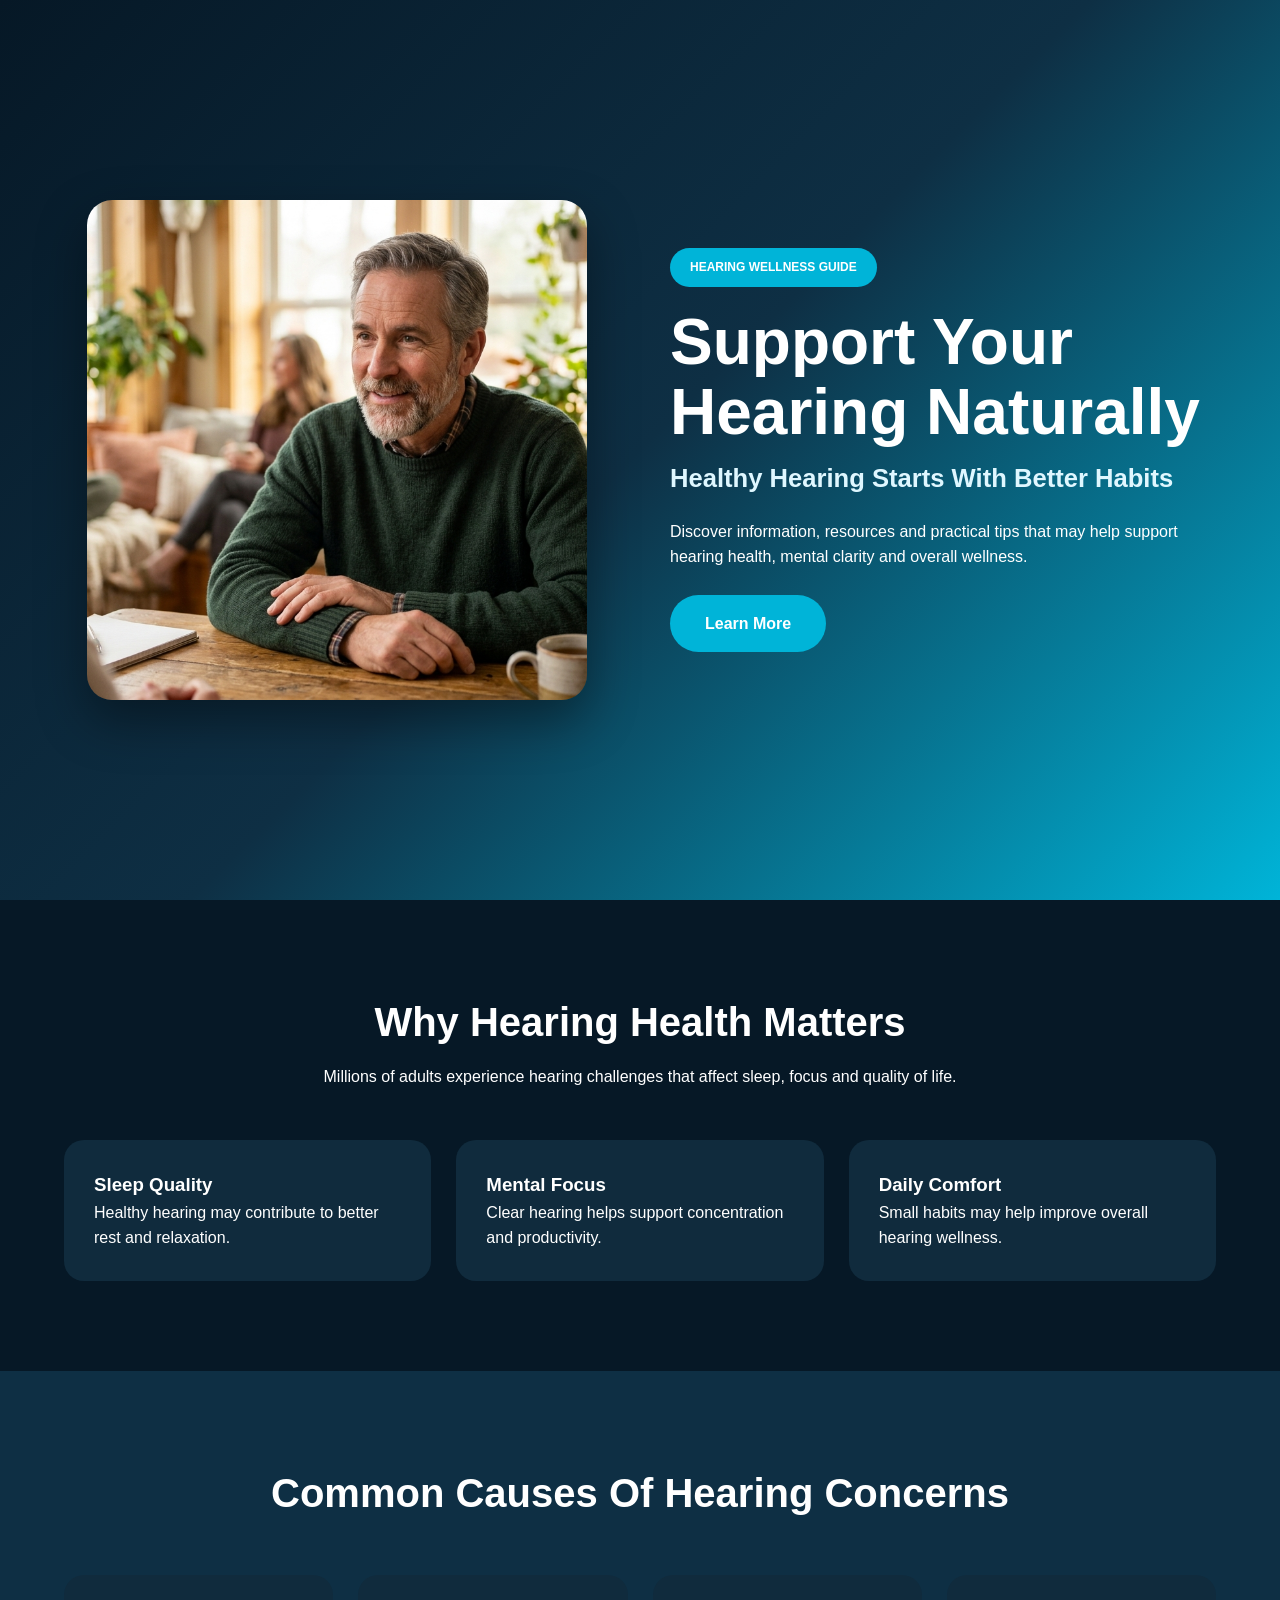
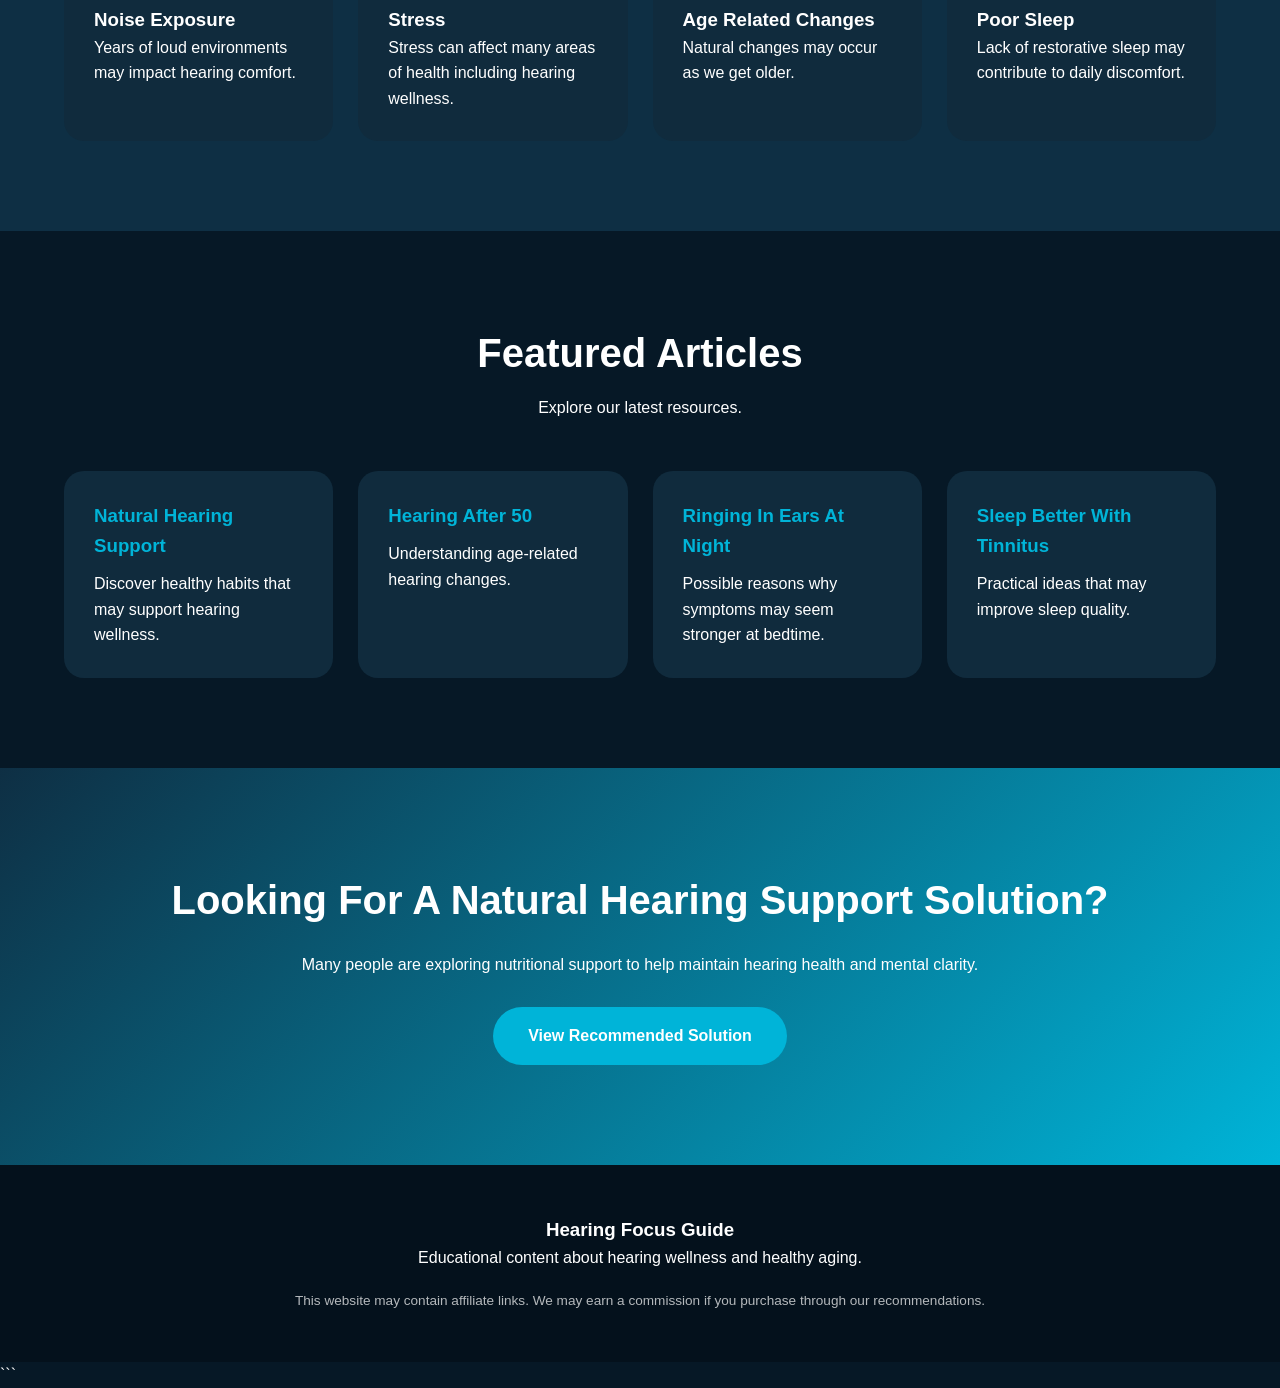
<file: index.html>
<!DOCTYPE html>
<html lang="en">
<head>

    <meta charset="UTF-8">
    <meta name="viewport" content="width=device-width, initial-scale=1.0">

    <title>Hearing Focus Guide | Support Healthy Hearing Naturally</title>

    <meta name="description" content="Learn about hearing health, common causes of ringing ears and natural ways to support healthy hearing after 50.">

    <link rel="stylesheet" href="css/style.css">


</head>

<body>

<header class="hero">

    <div class="container">

        <div class="hero-image">

            <div class="slider">

                <img src="images/hearingfocusguide1.png" class="slide active" alt="Healthy Hearing">
                <img src="images/hearingfocusguide2.png" class="slide" alt="Healthy Hearing">
                <img src="images/hearingfocusguide3.png" class="slide" alt="Healthy Hearing">
                <img src="images/hearingfocusguide4.png" class="slide" alt="Healthy Hearing">

            </div>

        </div>

        <div class="hero-content">

<span class="badge">
HEARING WELLNESS GUIDE
</span>

            <h1>
                Support Your Hearing Naturally
            </h1>

            <h2>
                Healthy Hearing Starts With Better Habits
            </h2>

            <p>
                Discover information, resources and practical tips that may help support hearing health, mental clarity and overall wellness.
            </p>

            <a href="natural-hearing-support/"
               target="_blank"
               class="btn">
                Learn More
            </a>

        </div>

    </div>

</header>

<section class="section">

    <div class="container">

        <div class="section-title">

            <h2>
                Why Hearing Health Matters
            </h2>

            <p>
                Millions of adults experience hearing challenges that affect sleep, focus and quality of life.
            </p>

        </div>

        <div class="cards">

            <div class="card">
                <h3>Sleep Quality</h3>
                <p>Healthy hearing may contribute to better rest and relaxation.</p>
            </div>

            <div class="card">
                <h3>Mental Focus</h3>
                <p>Clear hearing helps support concentration and productivity.</p>
            </div>

            <div class="card">
                <h3>Daily Comfort</h3>
                <p>Small habits may help improve overall hearing wellness.</p>
            </div>

        </div>

    </div>

</section>

<section class="section dark">

    <div class="container">

        <div class="section-title">

            <h2>
                Common Causes Of Hearing Concerns
            </h2>

        </div>

        <div class="cards">

            <div class="card">
                <h3>Noise Exposure</h3>
                <p>Years of loud environments may impact hearing comfort.</p>
            </div>

            <div class="card">
                <h3>Stress</h3>
                <p>Stress can affect many areas of health including hearing wellness.</p>
            </div>

            <div class="card">
                <h3>Age Related Changes</h3>
                <p>Natural changes may occur as we get older.</p>
            </div>

            <div class="card">
                <h3>Poor Sleep</h3>
                <p>Lack of restorative sleep may contribute to daily discomfort.</p>
            </div>

        </div>

    </div>

</section>

<section class="section">

    <div class="container">

        <div class="section-title">

            <h2>
                Featured Articles
            </h2>

            <p>
                Explore our latest resources.
            </p>

        </div>

        <div class="cards">

            <a href="natural-hearing-support/" class="article-card">

                <h3>
                    Natural Hearing Support
                </h3>

                <p>
                    Discover healthy habits that may support hearing wellness.
                </p>

            </a>

            <a href="hearing-after-50/" class="article-card">

                <h3>
                    Hearing After 50
                </h3>

                <p>
                    Understanding age-related hearing changes.
                </p>

            </a>

            <a href="ringing-in-ears-at-night/" class="article-card">

                <h3>
                    Ringing In Ears At Night
                </h3>

                <p>
                    Possible reasons why symptoms may seem stronger at bedtime.
                </p>

            </a>

            <a href="sleep-with-tinnitus/" class="article-card">

                <h3>
                    Sleep Better With Tinnitus
                </h3>

                <p>
                    Practical ideas that may improve sleep quality.
                </p>

            </a>

        </div>

    </div>

</section>

<section class="cta">

    <div class="container">

        <h2>
            Looking For A Natural Hearing Support Solution?
        </h2>

        <p>
            Many people are exploring nutritional support to help maintain hearing health and mental clarity.
        </p>

        <a href="https://neuroquiethq.com/store-ds.php#aff=adampadua"
           target="_blank"
           class="btn">

            View Recommended Solution

        </a>

    </div>

</section>

<footer>

    <div class="container">

        <h3>
            Hearing Focus Guide
        </h3>

        <p>
            Educational content about hearing wellness and healthy aging.
        </p>

        <p class="disclaimer">
            This website may contain affiliate links. We may earn a commission if you purchase through our recommendations.
        </p>

    </div>

</footer>

<script>

    const slides = document.querySelectorAll('.slide');

    let current = 0;

    setInterval(() => {

        slides[current].classList.remove('active');

        current++;

        if(current >= slides.length){

            current = 0;

        }

        slides[current].classList.add('active');

    },3000);

</script>

</body>
</html>
```
</file>
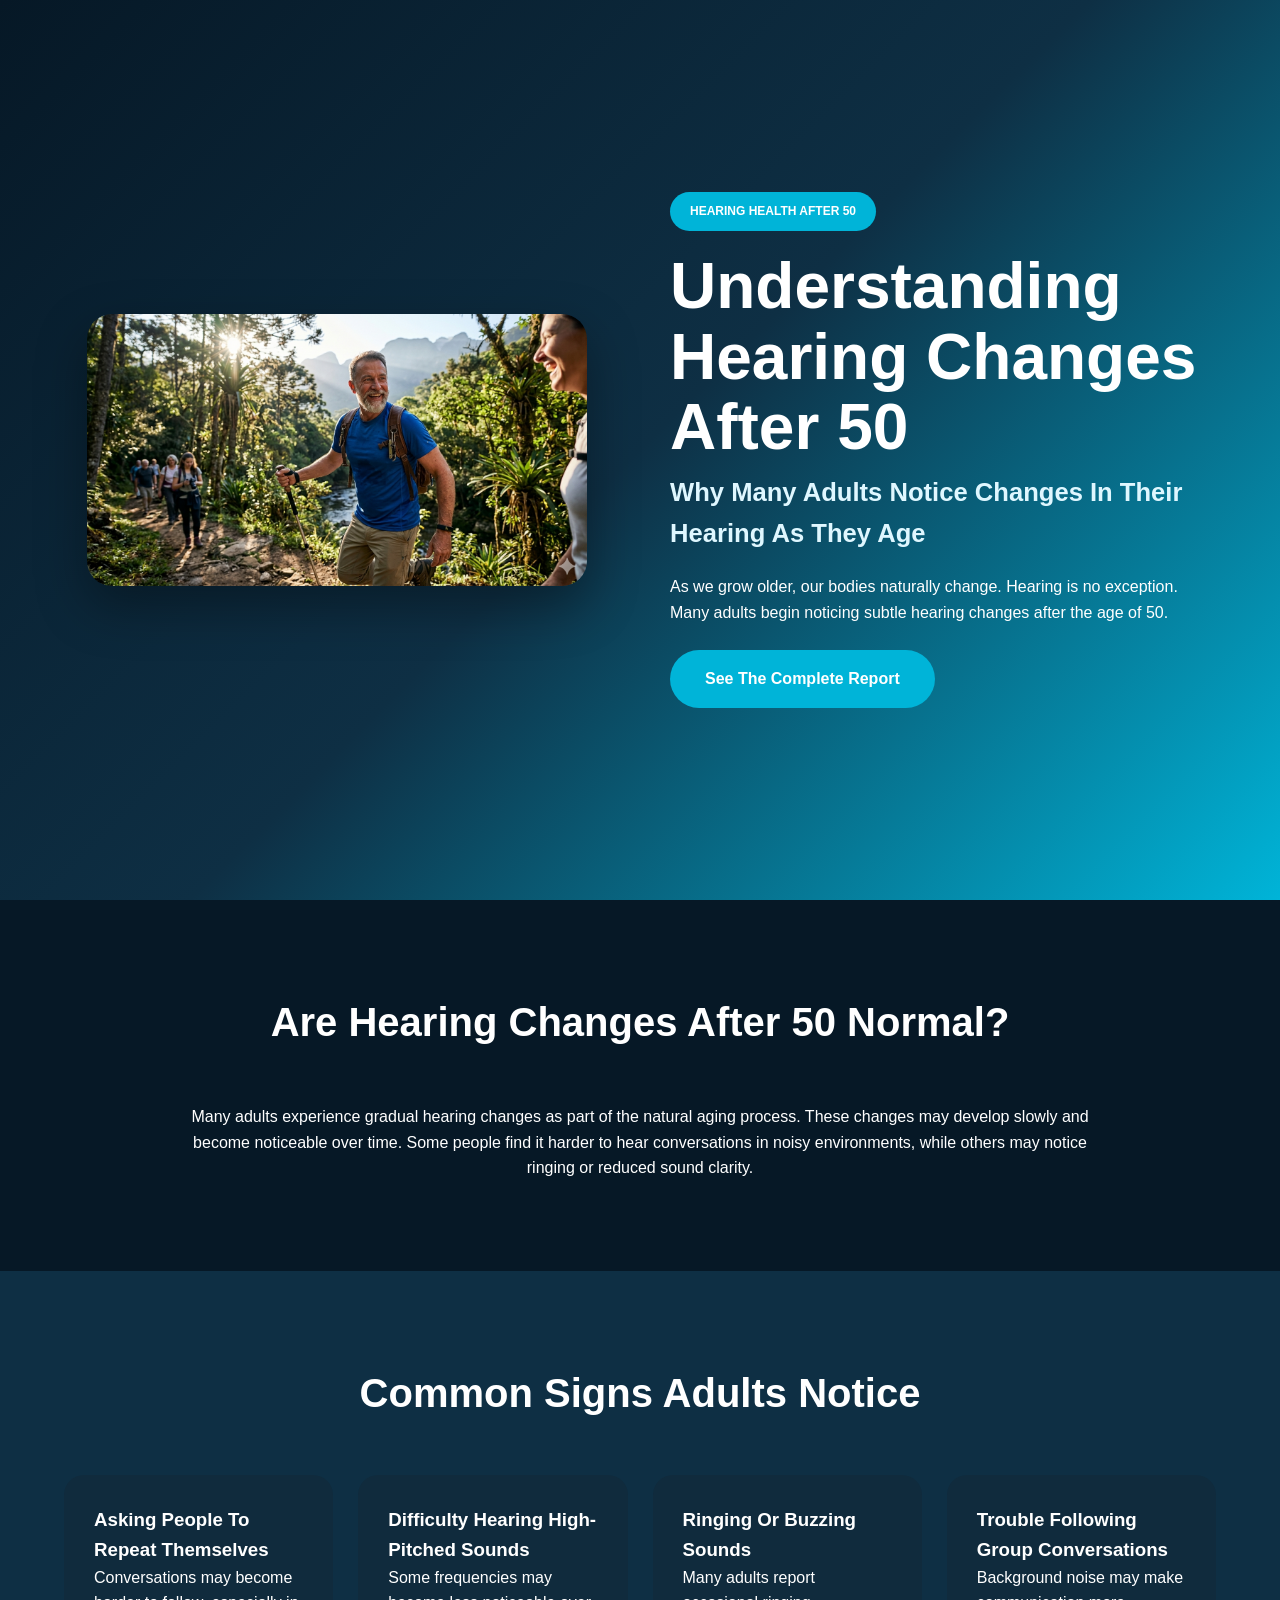
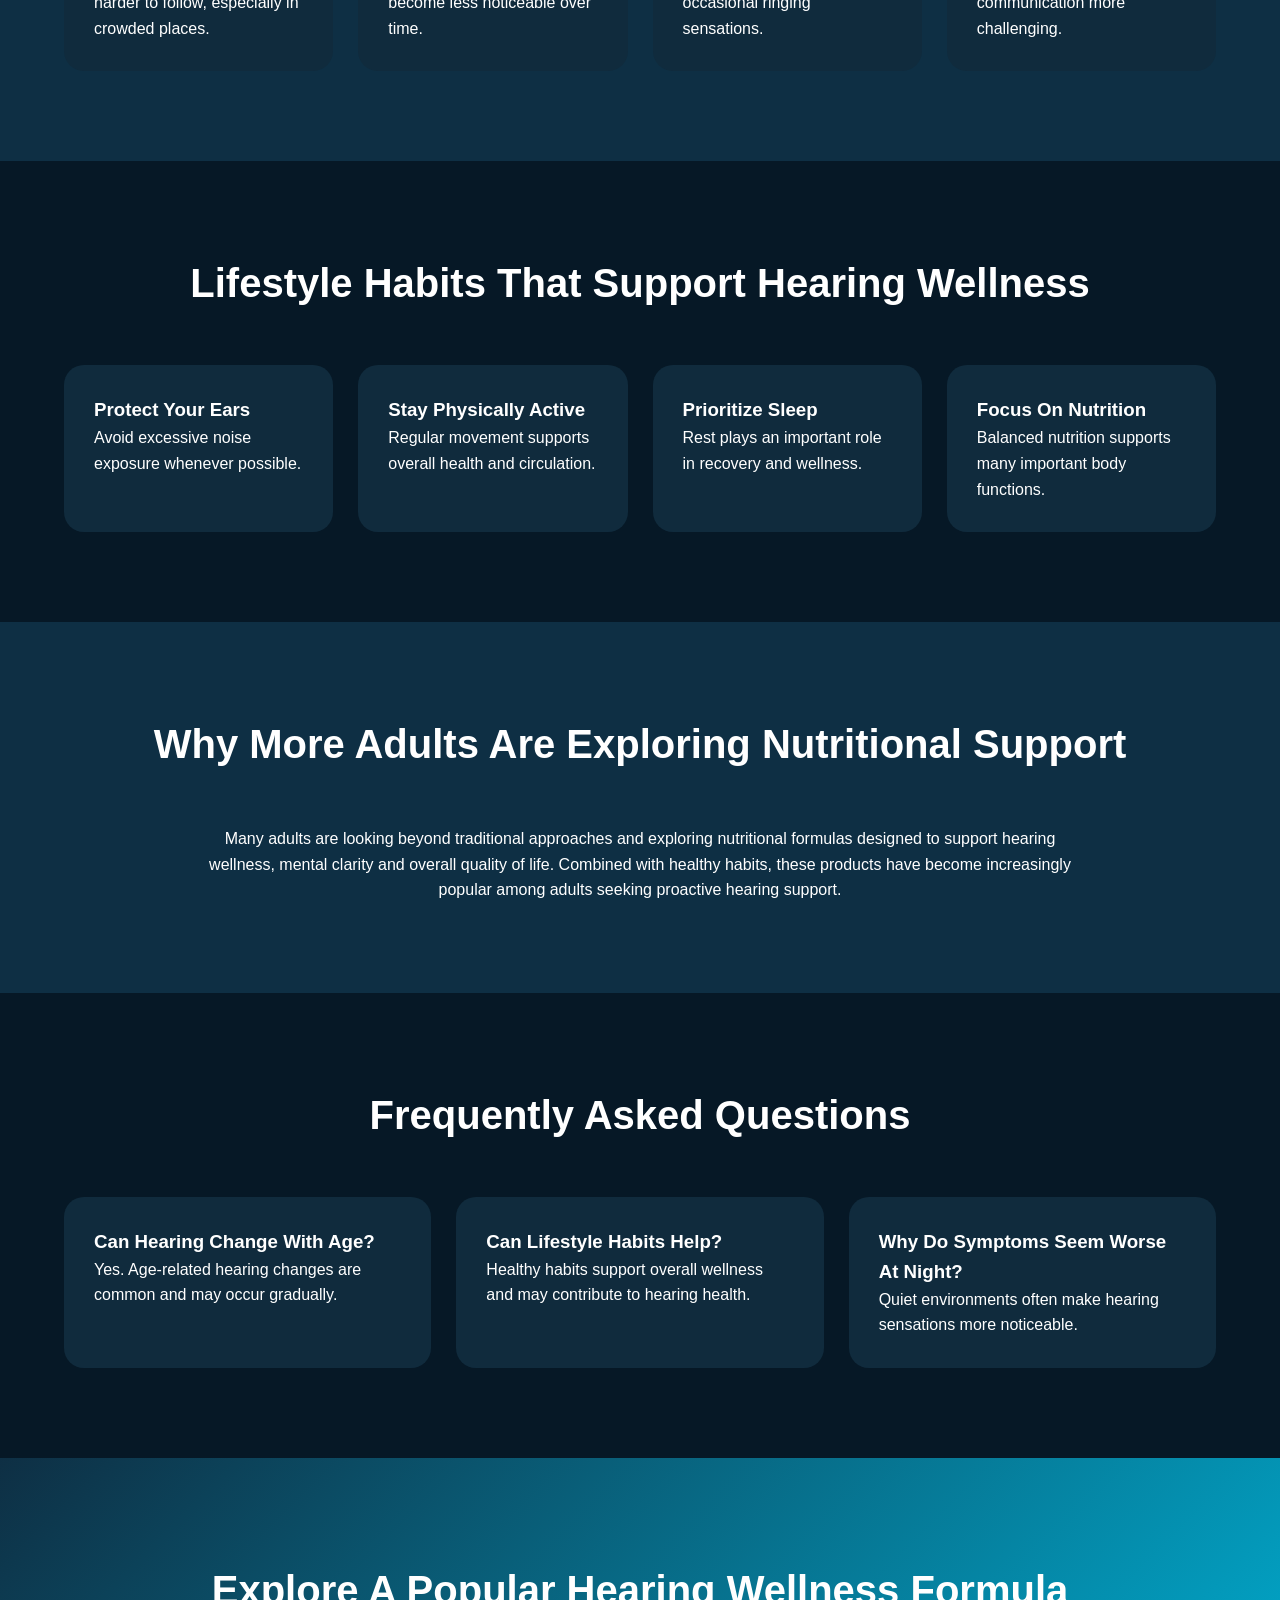
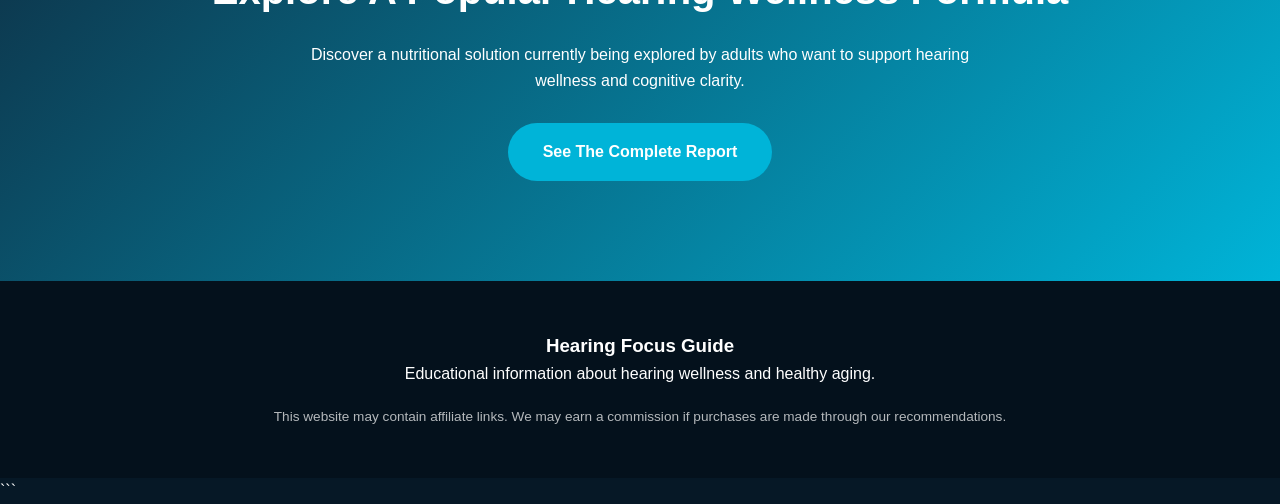
<file: hearing-after-50/index.html>
<!DOCTYPE html>
<html lang="en">

<head>

    <meta charset="UTF-8">
    <meta name="viewport" content="width=device-width, initial-scale=1.0">

    <title>
        Hearing After 50 | Understanding Age-Related Hearing Changes
    </title>

    <meta name="description"
          content="Learn about common hearing changes after age 50 and discover practical strategies to support hearing wellness.">

    <link rel="stylesheet" href="../css/style.css">

    <!-- Google tag (gtag.js) -->
    <script async src="https://www.googletagmanager.com/gtag/js?id=AW-18227517470"></script>
    <script>
        window.dataLayer = window.dataLayer || [];
        function gtag(){dataLayer.push(arguments);}
        gtag('js', new Date());

        gtag('config', 'AW-18227517470');
    </script>


</head>

<body>

<header class="hero">

    <div class="container">

        <div class="hero-image">

            <img
                    src="../images/hearing-after-50.png"
                    alt="Hearing After 50"
                    class="single-image">

        </div>

        <div class="hero-content">

<span class="badge">

HEARING HEALTH AFTER 50

</span>

            <h1>

                Understanding Hearing Changes After 50

            </h1>

            <h2>

                Why Many Adults Notice Changes In Their Hearing As They Age

            </h2>

            <p>

                As we grow older, our bodies naturally change. Hearing is no exception.
                Many adults begin noticing subtle hearing changes after the age of 50.

            </p>

            <a
                    href="https://neuroquiethq.com/d/report-roof.php?aff=adampadua"
                    target="_blank"
                    class="btn">

                See The Complete Report

            </a>

        </div>

    </div>

</header>

<section class="section">

    <div class="container">

        <div class="section-title">

            <h2>

                Are Hearing Changes After 50 Normal?

            </h2>

        </div>

        <p style="max-width:900px;margin:auto;text-align:center;">

            Many adults experience gradual hearing changes as part of the natural aging process.
            These changes may develop slowly and become noticeable over time.

            Some people find it harder to hear conversations in noisy environments,
            while others may notice ringing or reduced sound clarity.

        </p>

    </div>

</section>

<section class="section dark">

    <div class="container">

        <div class="section-title">

            <h2>

                Common Signs Adults Notice

            </h2>

        </div>

        <div class="cards">

            <div class="card">

                <h3>

                    Asking People To Repeat Themselves

                </h3>

                <p>

                    Conversations may become harder to follow, especially in crowded places.

                </p>

            </div>

            <div class="card">

                <h3>

                    Difficulty Hearing High-Pitched Sounds

                </h3>

                <p>

                    Some frequencies may become less noticeable over time.

                </p>

            </div>

            <div class="card">

                <h3>

                    Ringing Or Buzzing Sounds

                </h3>

                <p>

                    Many adults report occasional ringing sensations.

                </p>

            </div>

            <div class="card">

                <h3>

                    Trouble Following Group Conversations

                </h3>

                <p>

                    Background noise may make communication more challenging.

                </p>

            </div>

        </div>

    </div>

</section>

<section class="section">

    <div class="container">

        <div class="section-title">

            <h2>

                Lifestyle Habits That Support Hearing Wellness

            </h2>

        </div>

        <div class="cards">

            <div class="card">

                <h3>

                    Protect Your Ears

                </h3>

                <p>

                    Avoid excessive noise exposure whenever possible.

                </p>

            </div>

            <div class="card">

                <h3>

                    Stay Physically Active

                </h3>

                <p>

                    Regular movement supports overall health and circulation.

                </p>

            </div>

            <div class="card">

                <h3>

                    Prioritize Sleep

                </h3>

                <p>

                    Rest plays an important role in recovery and wellness.

                </p>

            </div>

            <div class="card">

                <h3>

                    Focus On Nutrition

                </h3>

                <p>

                    Balanced nutrition supports many important body functions.

                </p>

            </div>

        </div>

    </div>

</section>

<section class="section dark">

    <div class="container">

        <div class="section-title">

            <h2>

                Why More Adults Are Exploring Nutritional Support

            </h2>

        </div>

        <p style="max-width:900px;margin:auto;text-align:center;">

            Many adults are looking beyond traditional approaches and exploring
            nutritional formulas designed to support hearing wellness,
            mental clarity and overall quality of life.

            Combined with healthy habits, these products have become increasingly
            popular among adults seeking proactive hearing support.

        </p>

    </div>

</section>

<section class="section">

    <div class="container">

        <div class="section-title">

            <h2>

                Frequently Asked Questions

            </h2>

        </div>

        <div class="cards">

            <div class="card">

                <h3>

                    Can Hearing Change With Age?

                </h3>

                <p>

                    Yes. Age-related hearing changes are common and may occur gradually.

                </p>

            </div>

            <div class="card">

                <h3>

                    Can Lifestyle Habits Help?

                </h3>

                <p>

                    Healthy habits support overall wellness and may contribute to hearing health.

                </p>

            </div>

            <div class="card">

                <h3>

                    Why Do Symptoms Seem Worse At Night?

                </h3>

                <p>

                    Quiet environments often make hearing sensations more noticeable.

                </p>

            </div>

        </div>

    </div>

</section>

<section class="cta">

    <div class="container">

        <h2>

            Explore A Popular Hearing Wellness Formula

        </h2>

        <p>

            Discover a nutritional solution currently being explored by adults
            who want to support hearing wellness and cognitive clarity.

        </p>

        <a
                href="https://neuroquiethq.com/d/report-roof.php?aff=adampadua"
                target="_blank"
                class="btn">

            See The Complete Report

        </a>

    </div>

</section>

<footer>

    <div class="container">

        <h3>

            Hearing Focus Guide

        </h3>

        <p>

            Educational information about hearing wellness and healthy aging.

        </p>

        <p class="disclaimer">

            This website may contain affiliate links. We may earn a commission
            if purchases are made through our recommendations.

        </p>

    </div>

</footer>

</body>

</html>
```
</file>
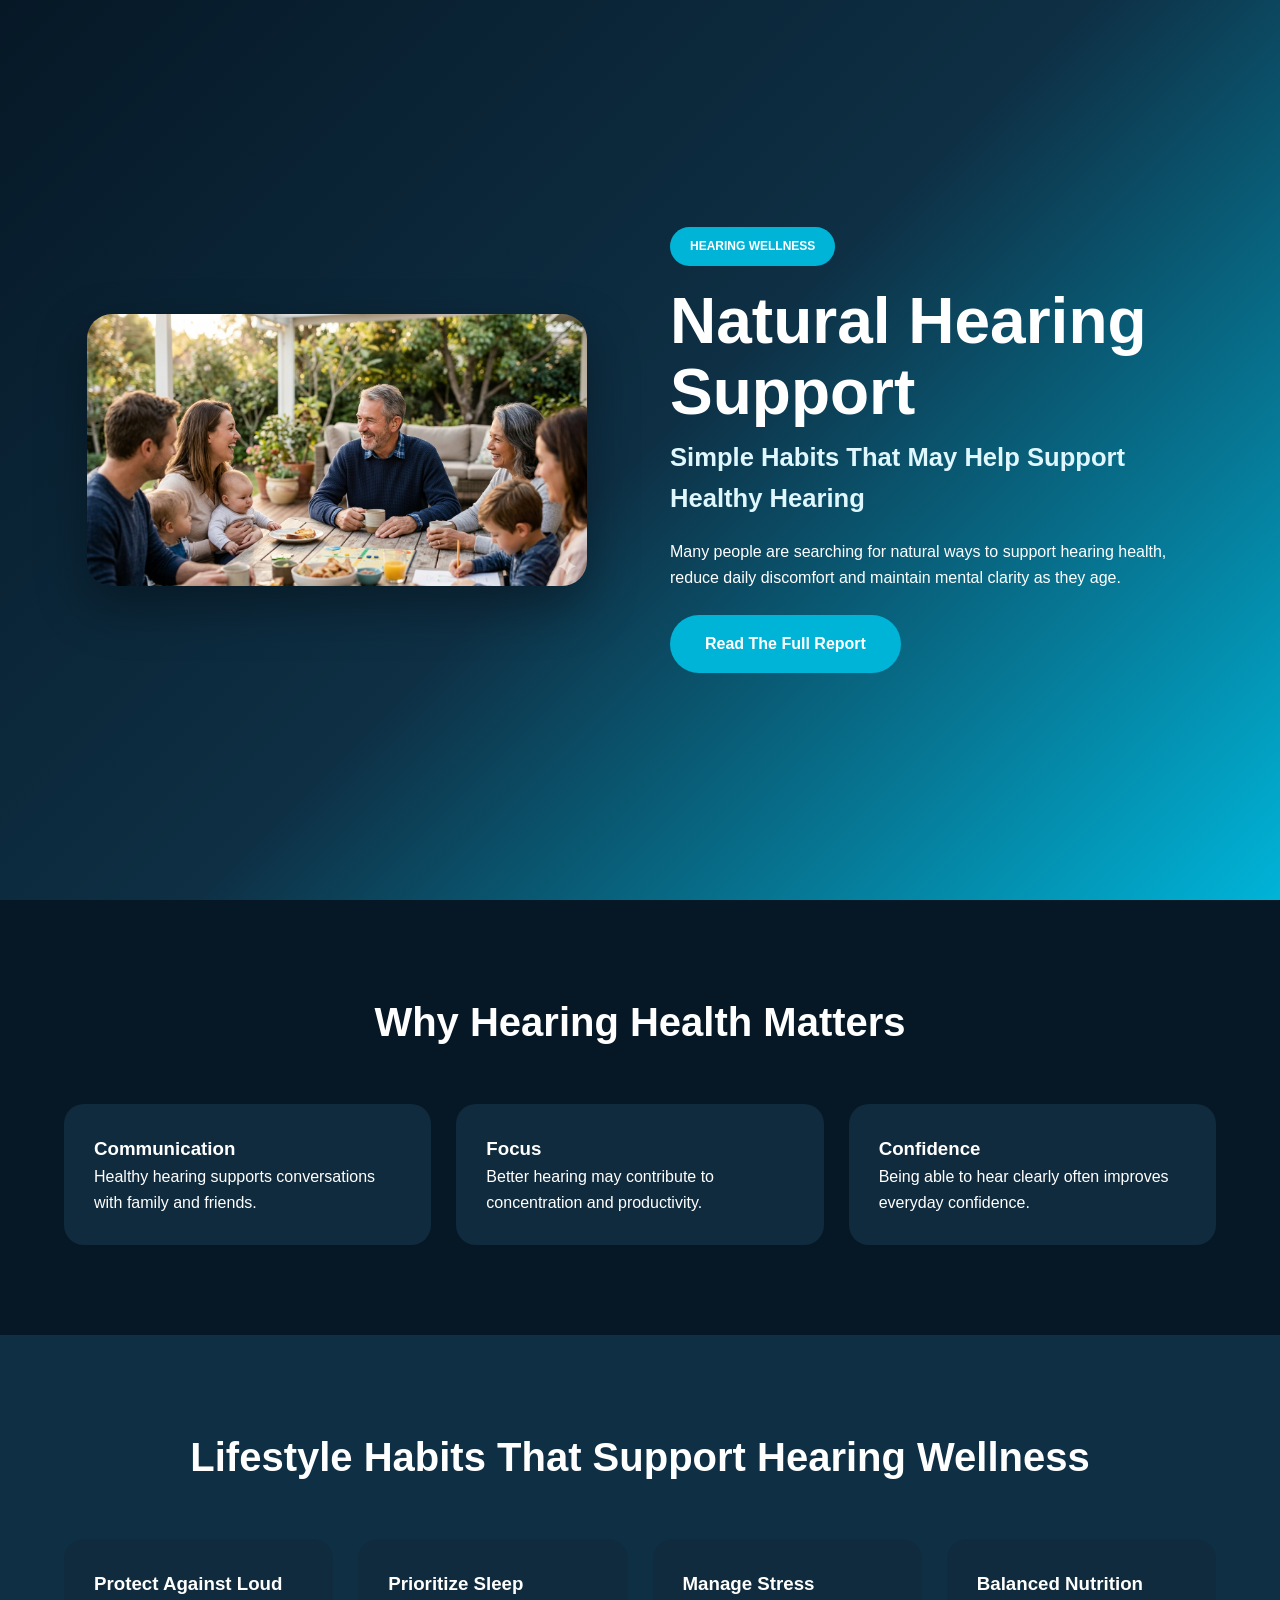
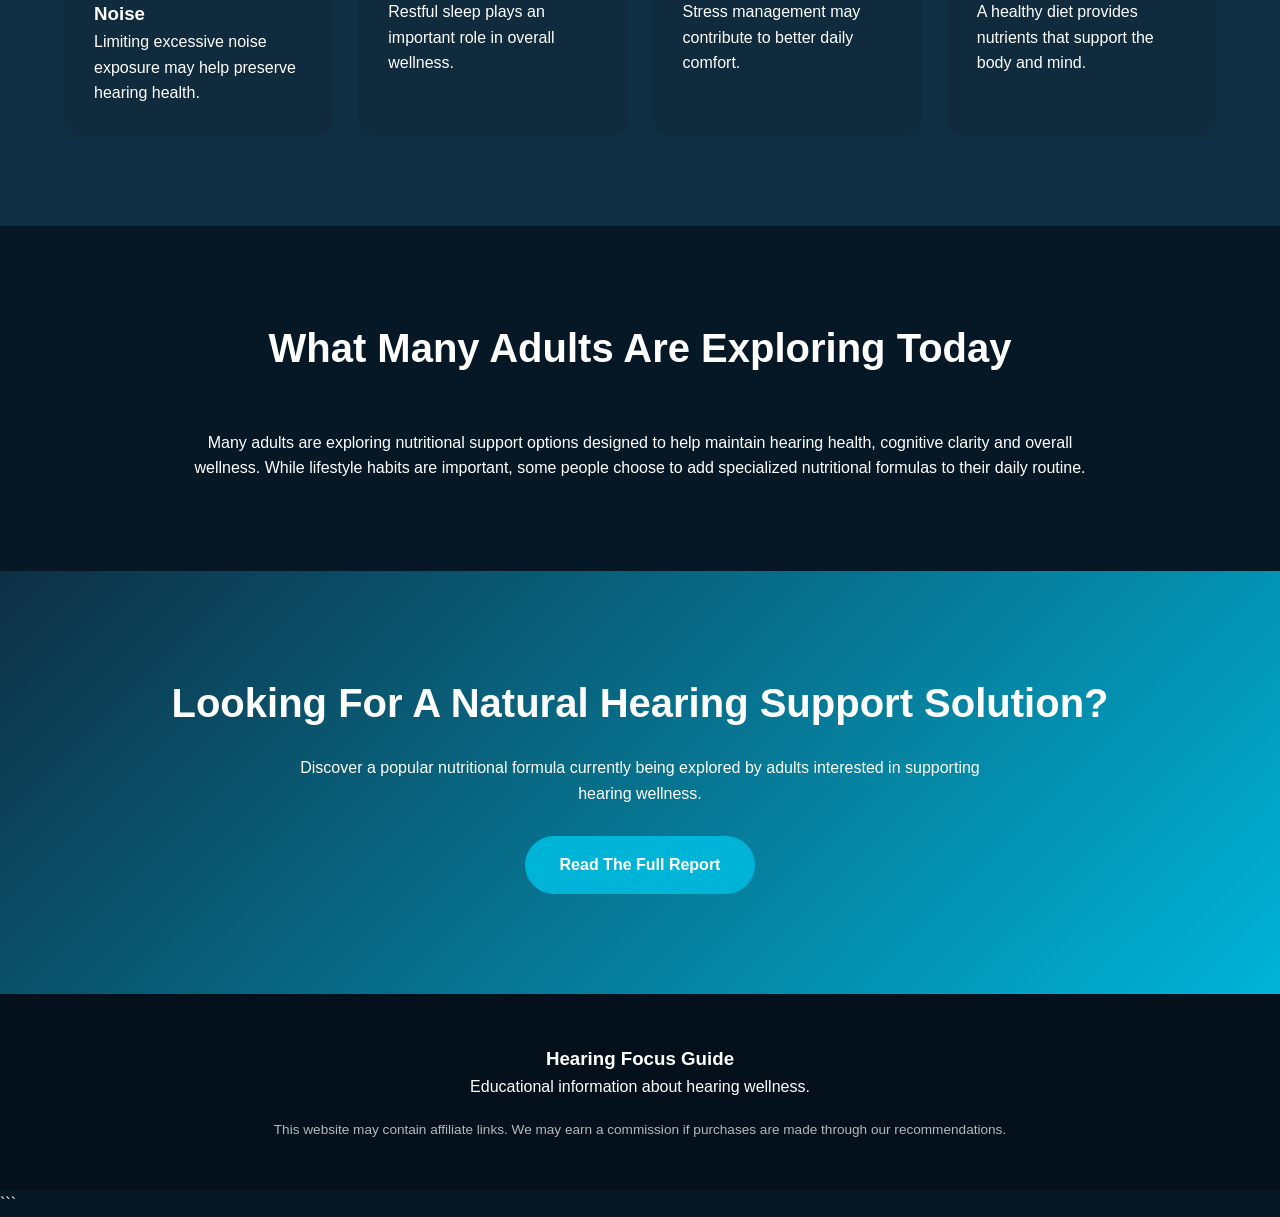
<file: natural-hearing-support/index.html>
<!DOCTYPE html>
<html lang="en">

<head>

    <meta charset="UTF-8">
    <meta name="viewport" content="width=device-width, initial-scale=1.0">

    <title>
        Natural Hearing Support | Hearing Focus Guide
    </title>

    <meta name="description"
          content="Discover natural habits and lifestyle strategies that may help support healthy hearing and overall wellness.">

    <link rel="stylesheet" href="../css/style.css">

    <!-- Google tag (gtag.js) -->
    <script async src="https://www.googletagmanager.com/gtag/js?id=AW-18227517470"></script>
    <script>
        window.dataLayer = window.dataLayer || [];
        function gtag(){dataLayer.push(arguments);}
        gtag('js', new Date());

        gtag('config', 'AW-18227517470');
    </script>


</head>

<body>

<header class="hero">

    <div class="container">

        <div class="hero-image">

            <img
                    src="../images/natural-hearing-support.png"
                    alt="Natural Hearing Support"
                    class="single-image">

        </div>

        <div class="hero-content">

<span class="badge">

HEARING WELLNESS

</span>

            <h1>

                Natural Hearing Support

            </h1>

            <h2>

                Simple Habits That May Help Support Healthy Hearing

            </h2>

            <p>

                Many people are searching for natural ways to support hearing health,
                reduce daily discomfort and maintain mental clarity as they age.

            </p>

            <a
                    href="https://neuroquiethq.com/d/report-roof.php?aff=adampadua"
                    target="_blank"
                    class="btn">

                Read The Full Report

            </a>

        </div>

    </div>

</header>

<section class="section">

    <div class="container">

        <div class="section-title">

            <h2>

                Why Hearing Health Matters

            </h2>

        </div>

        <div class="cards">

            <div class="card">

                <h3>

                    Communication

                </h3>

                <p>

                    Healthy hearing supports conversations with family and friends.

                </p>

            </div>

            <div class="card">

                <h3>

                    Focus

                </h3>

                <p>

                    Better hearing may contribute to concentration and productivity.

                </p>

            </div>

            <div class="card">

                <h3>

                    Confidence

                </h3>

                <p>

                    Being able to hear clearly often improves everyday confidence.

                </p>

            </div>

        </div>

    </div>

</section>

<section class="section dark">

    <div class="container">

        <div class="section-title">

            <h2>

                Lifestyle Habits That Support Hearing Wellness

            </h2>

        </div>

        <div class="cards">

            <div class="card">

                <h3>

                    Protect Against Loud Noise

                </h3>

                <p>

                    Limiting excessive noise exposure may help preserve hearing health.

                </p>

            </div>

            <div class="card">

                <h3>

                    Prioritize Sleep

                </h3>

                <p>

                    Restful sleep plays an important role in overall wellness.

                </p>

            </div>

            <div class="card">

                <h3>

                    Manage Stress

                </h3>

                <p>

                    Stress management may contribute to better daily comfort.

                </p>

            </div>

            <div class="card">

                <h3>

                    Balanced Nutrition

                </h3>

                <p>

                    A healthy diet provides nutrients that support the body and mind.

                </p>

            </div>

        </div>

    </div>

</section>

<section class="section">

    <div class="container">

        <div class="section-title">

            <h2>

                What Many Adults Are Exploring Today

            </h2>

        </div>

        <p style="max-width:900px;margin:auto;text-align:center;">

            Many adults are exploring nutritional support options designed to
            help maintain hearing health, cognitive clarity and overall wellness.

            While lifestyle habits are important, some people choose to add
            specialized nutritional formulas to their daily routine.

        </p>

    </div>

</section>

<section class="cta">

    <div class="container">

        <h2>

            Looking For A Natural Hearing Support Solution?

        </h2>

        <p>

            Discover a popular nutritional formula currently being explored
            by adults interested in supporting hearing wellness.

        </p>

        <a
                href="https://neuroquiethq.com/d/report-roof.php?aff=adampadua"
                target="_blank"
                class="btn">

            Read The Full Report

        </a>

    </div>

</section>

<footer>

    <div class="container">

        <h3>

            Hearing Focus Guide

        </h3>

        <p>

            Educational information about hearing wellness.

        </p>

        <p class="disclaimer">

            This website may contain affiliate links. We may earn a commission
            if purchases are made through our recommendations.

        </p>

    </div>

</footer>

</body>

</html>
```
</file>
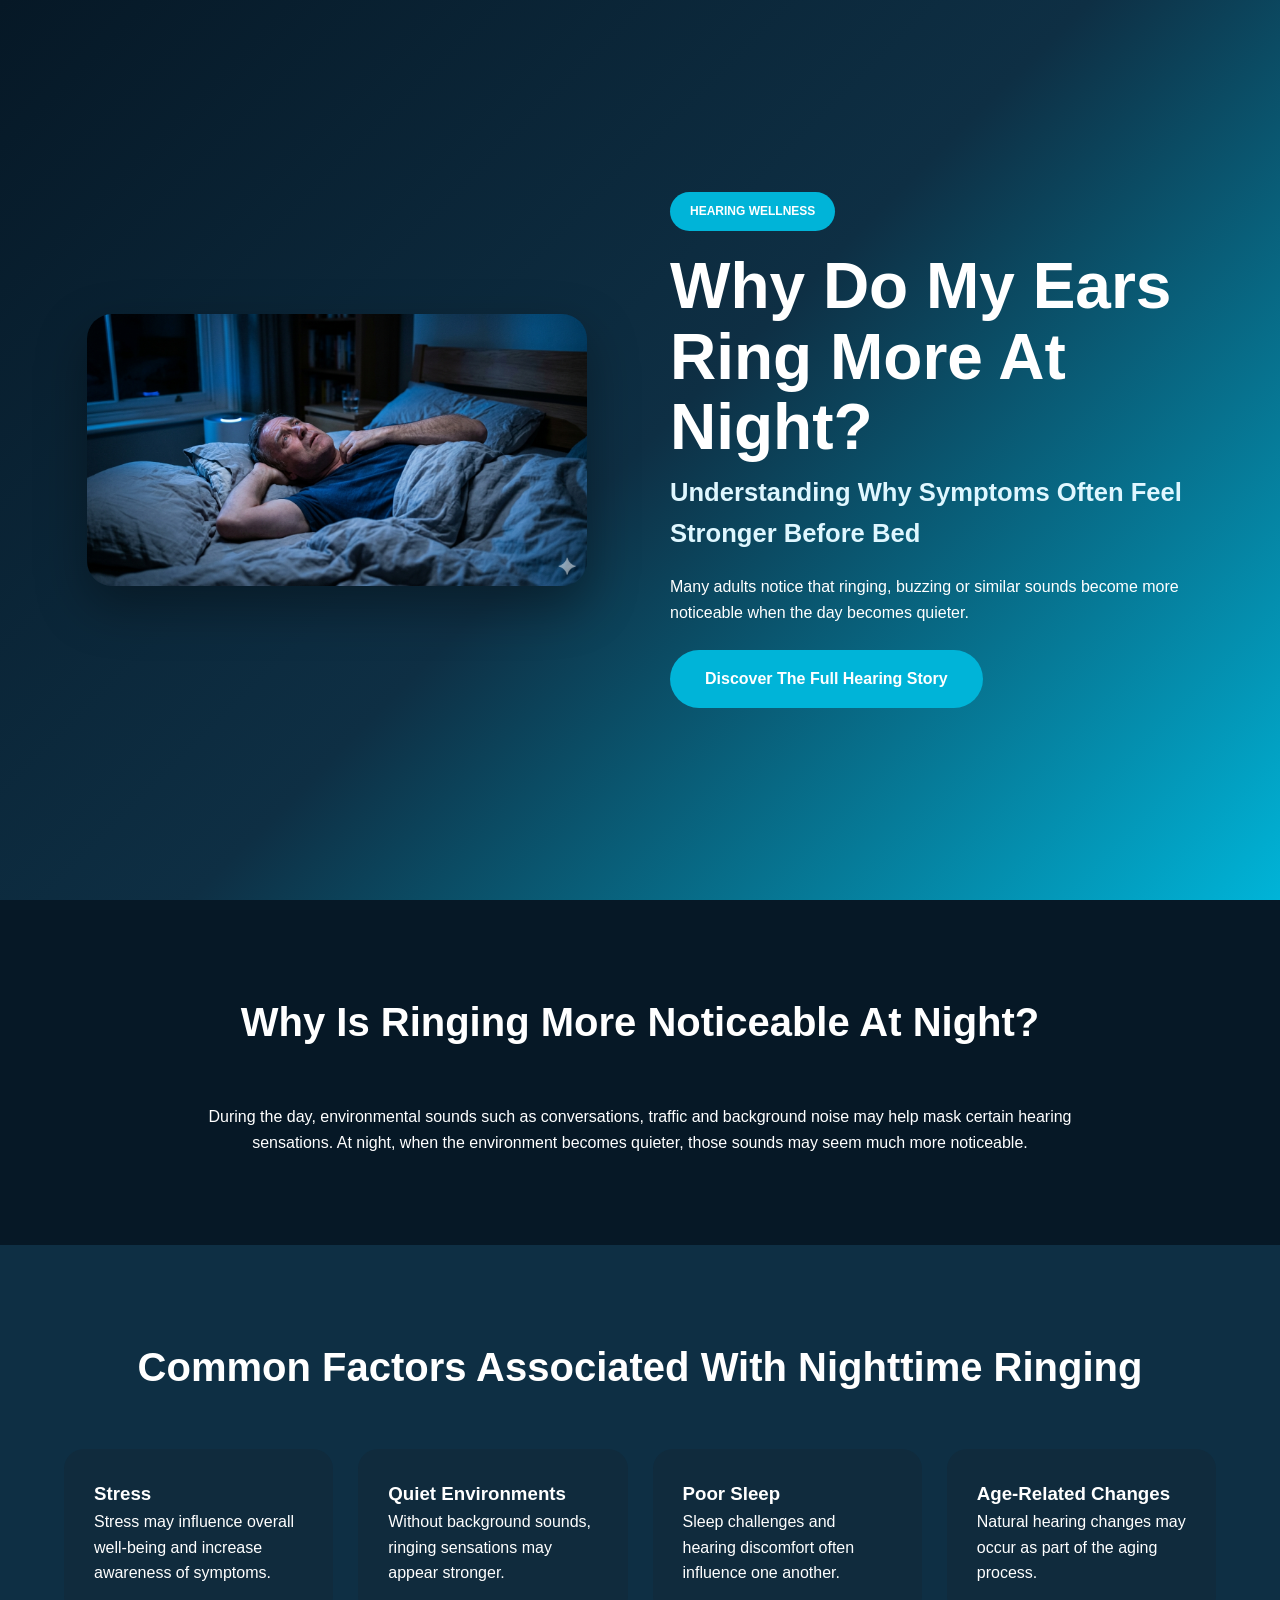
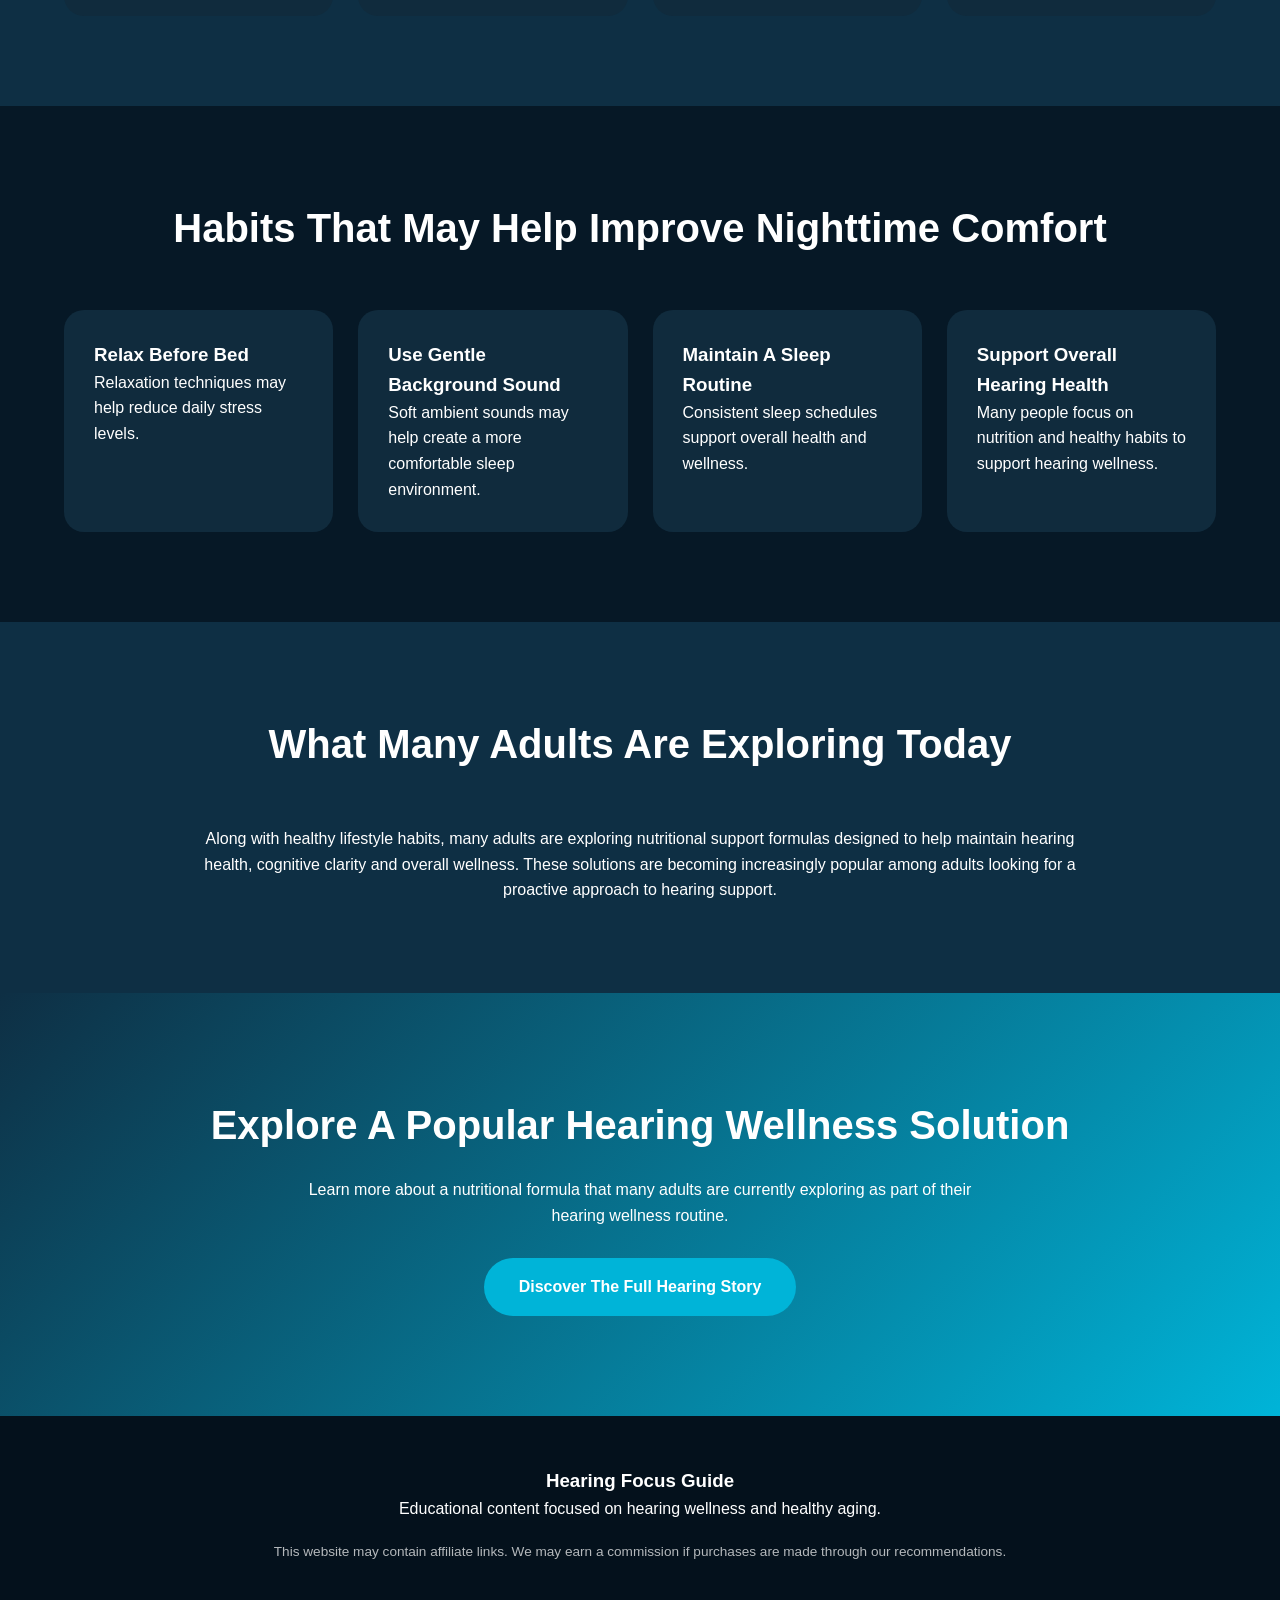
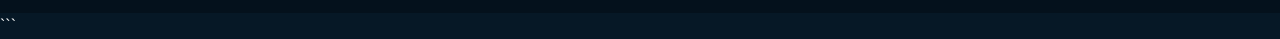
<file: ringing-in-ears-at-night/index.html>
<!DOCTYPE html>
<html lang="en">

<head>

    <meta charset="UTF-8">
    <meta name="viewport" content="width=device-width, initial-scale=1.0">

    <title>
        Why Do My Ears Ring More At Night? | Hearing Focus Guide
    </title>

    <meta name="description"
          content="Discover possible reasons why ringing ears may seem more noticeable at night and explore hearing wellness strategies.">

    <link rel="stylesheet" href="../css/style.css">

    <!-- Google tag (gtag.js) -->
    <script async src="https://www.googletagmanager.com/gtag/js?id=AW-18227517470"></script>
    <script>
        window.dataLayer = window.dataLayer || [];
        function gtag(){dataLayer.push(arguments);}
        gtag('js', new Date());

        gtag('config', 'AW-18227517470');
    </script>

</head>

<body>

<header class="hero">

    <div class="container">

        <div class="hero-image">

            <img
                    src="../images/ringing-in-ears-at-night.png"
                    alt="Ringing Ears At Night"
                    class="single-image">

        </div>

        <div class="hero-content">

<span class="badge">

HEARING WELLNESS

</span>

            <h1>

                Why Do My Ears Ring More At Night?

            </h1>

            <h2>

                Understanding Why Symptoms Often Feel Stronger Before Bed

            </h2>

            <p>

                Many adults notice that ringing, buzzing or similar sounds become
                more noticeable when the day becomes quieter.

            </p>

            <a
                    href="https://neuroquiethq.com/d/report-roof.php?aff=adampadua"
                    target="_blank"
                    class="btn">

                Discover The Full Hearing Story

            </a>

        </div>

    </div>

</header>

<section class="section">

    <div class="container">

        <div class="section-title">

            <h2>

                Why Is Ringing More Noticeable At Night?

            </h2>

        </div>

        <p style="max-width:900px;margin:auto;text-align:center;">

            During the day, environmental sounds such as conversations,
            traffic and background noise may help mask certain hearing sensations.

            At night, when the environment becomes quieter,
            those sounds may seem much more noticeable.

        </p>

    </div>

</section>

<section class="section dark">

    <div class="container">

        <div class="section-title">

            <h2>

                Common Factors Associated With Nighttime Ringing

            </h2>

        </div>

        <div class="cards">

            <div class="card">

                <h3>

                    Stress

                </h3>

                <p>

                    Stress may influence overall well-being and increase awareness of symptoms.

                </p>

            </div>

            <div class="card">

                <h3>

                    Quiet Environments

                </h3>

                <p>

                    Without background sounds, ringing sensations may appear stronger.

                </p>

            </div>

            <div class="card">

                <h3>

                    Poor Sleep

                </h3>

                <p>

                    Sleep challenges and hearing discomfort often influence one another.

                </p>

            </div>

            <div class="card">

                <h3>

                    Age-Related Changes

                </h3>

                <p>

                    Natural hearing changes may occur as part of the aging process.

                </p>

            </div>

        </div>

    </div>

</section>

<section class="section">

    <div class="container">

        <div class="section-title">

            <h2>

                Habits That May Help Improve Nighttime Comfort

            </h2>

        </div>

        <div class="cards">

            <div class="card">

                <h3>

                    Relax Before Bed

                </h3>

                <p>

                    Relaxation techniques may help reduce daily stress levels.

                </p>

            </div>

            <div class="card">

                <h3>

                    Use Gentle Background Sound

                </h3>

                <p>

                    Soft ambient sounds may help create a more comfortable sleep environment.

                </p>

            </div>

            <div class="card">

                <h3>

                    Maintain A Sleep Routine

                </h3>

                <p>

                    Consistent sleep schedules support overall health and wellness.

                </p>

            </div>

            <div class="card">

                <h3>

                    Support Overall Hearing Health

                </h3>

                <p>

                    Many people focus on nutrition and healthy habits to support hearing wellness.

                </p>

            </div>

        </div>

    </div>

</section>

<section class="section dark">

    <div class="container">

        <div class="section-title">

            <h2>

                What Many Adults Are Exploring Today

            </h2>

        </div>

        <p style="max-width:900px;margin:auto;text-align:center;">

            Along with healthy lifestyle habits, many adults are exploring
            nutritional support formulas designed to help maintain hearing health,
            cognitive clarity and overall wellness.

            These solutions are becoming increasingly popular among adults
            looking for a proactive approach to hearing support.

        </p>

    </div>

</section>

<section class="cta">

    <div class="container">

        <h2>

            Explore A Popular Hearing Wellness Solution

        </h2>

        <p>

            Learn more about a nutritional formula that many adults are currently exploring
            as part of their hearing wellness routine.

        </p>

        <a
                href="https://neuroquiethq.com/d/report-roof.php?aff=adampadua"
                target="_blank"
                class="btn">

            Discover The Full Hearing Story

        </a>

    </div>

</section>

<footer>

    <div class="container">

        <h3>

            Hearing Focus Guide

        </h3>

        <p>

            Educational content focused on hearing wellness and healthy aging.

        </p>

        <p class="disclaimer">

            This website may contain affiliate links. We may earn a commission
            if purchases are made through our recommendations.

        </p>

    </div>

</footer>

</body>

</html>
```
</file>
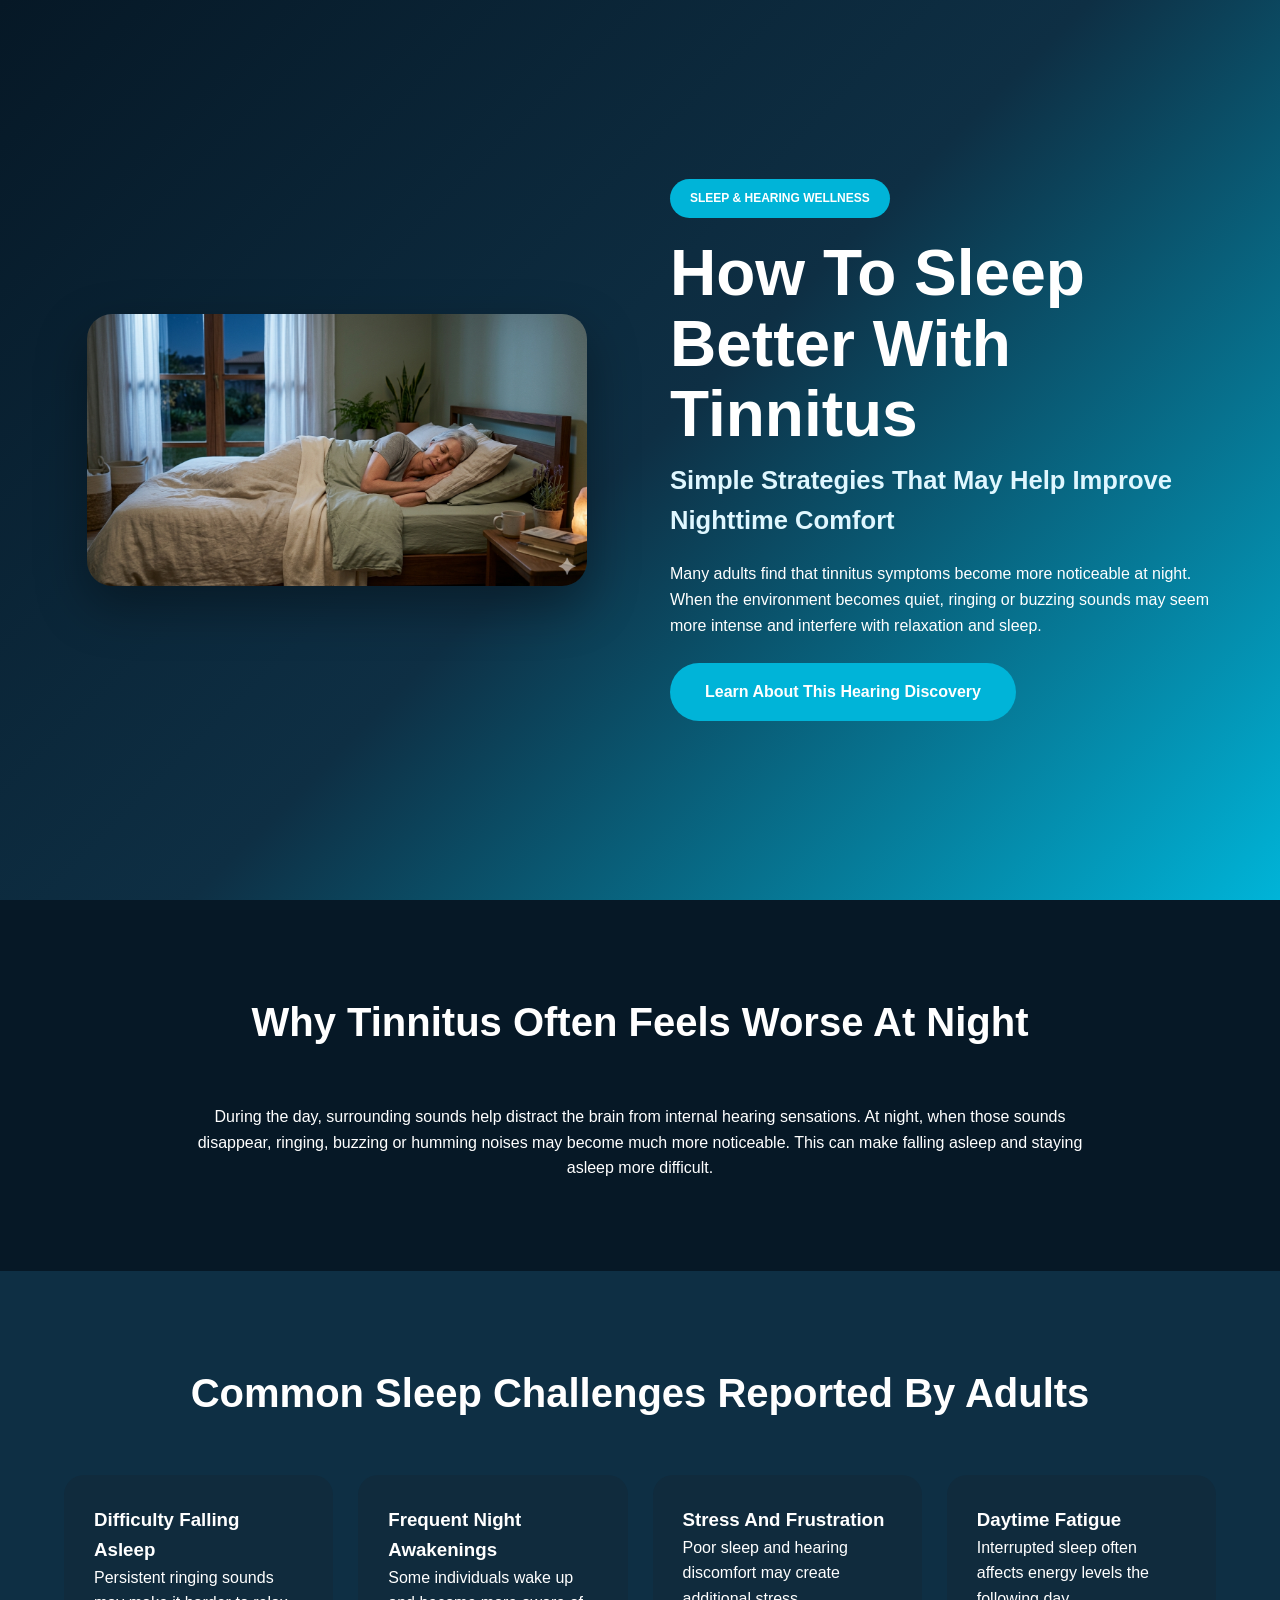
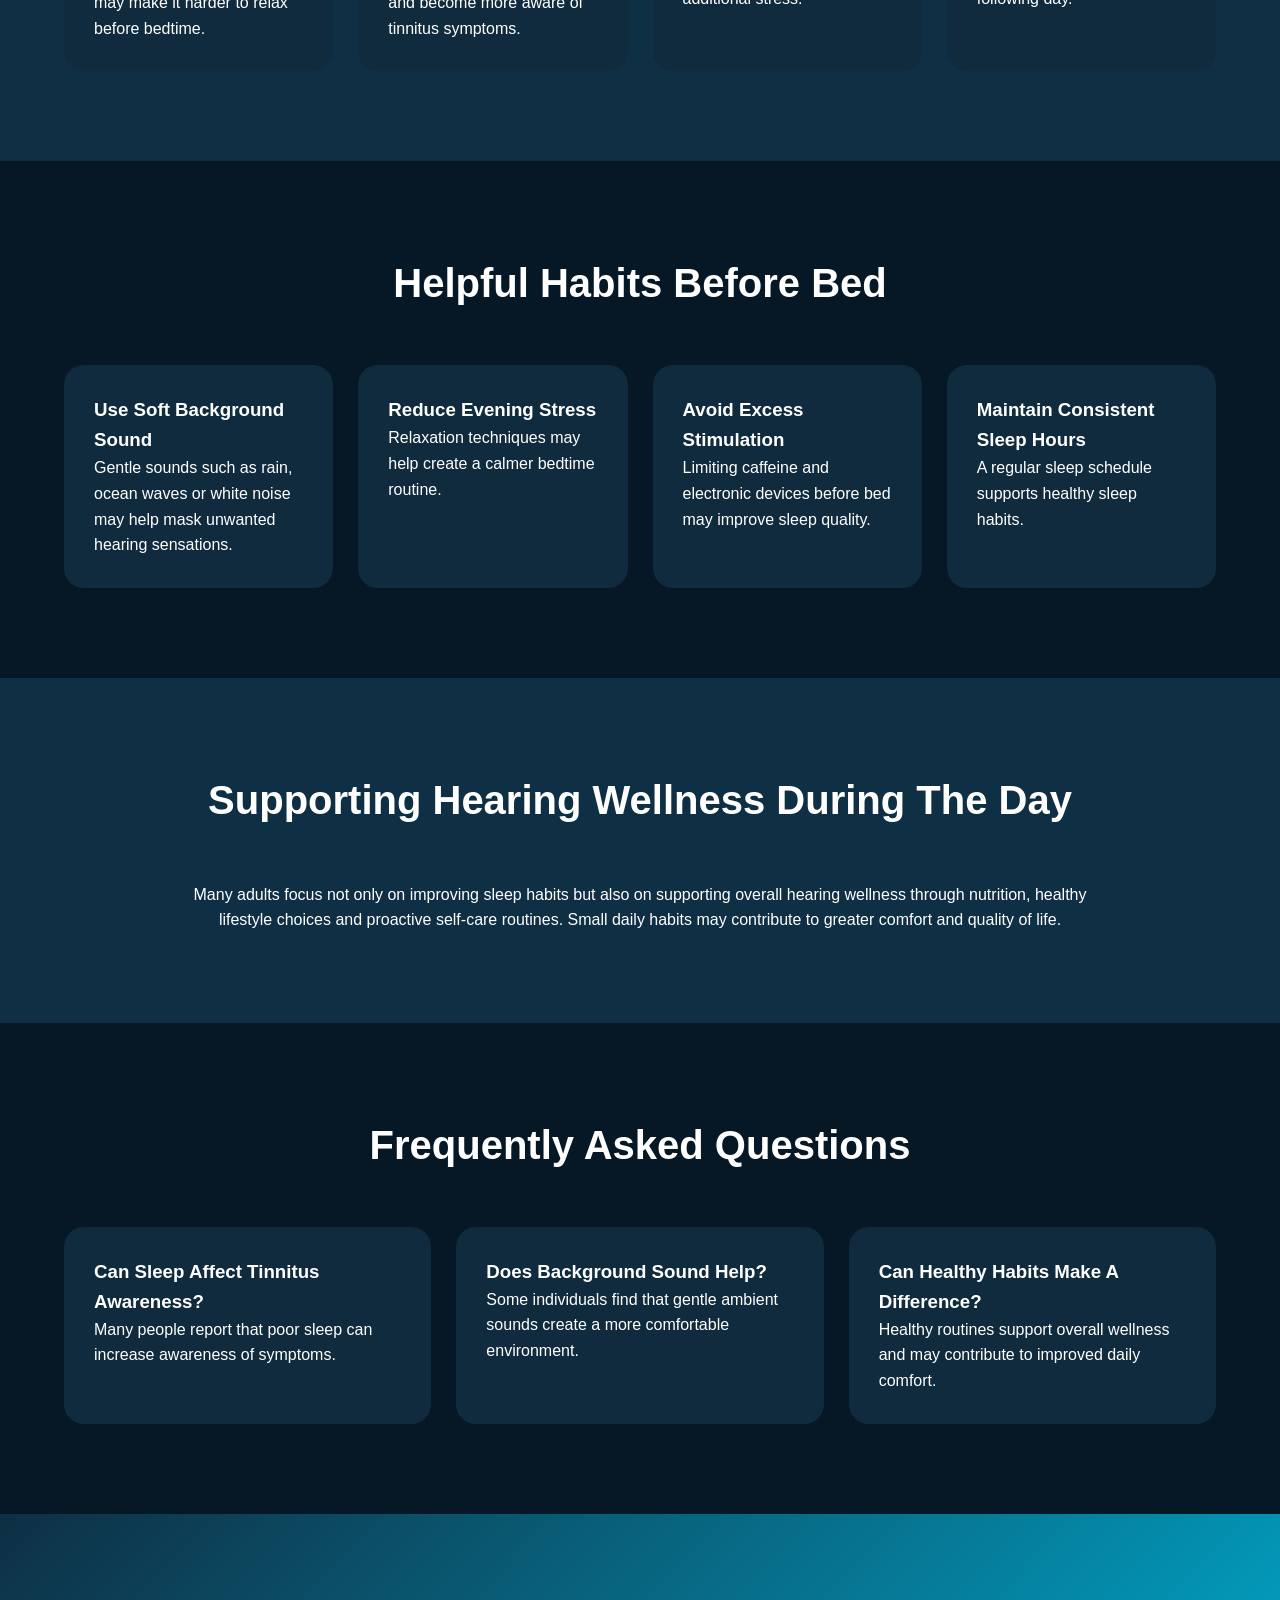
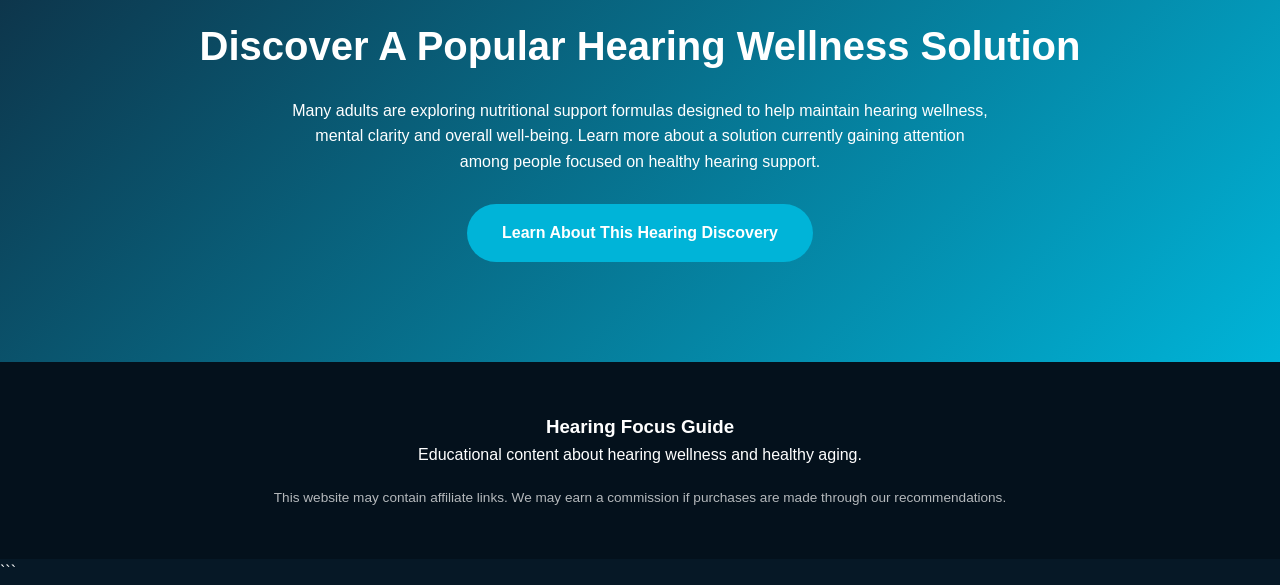
<file: sleep-with-tinnitus/index.html>
<!DOCTYPE html>
<html lang="en">

<head>

    <meta charset="UTF-8">
    <meta name="viewport" content="width=device-width, initial-scale=1.0">

    <title>
        How To Sleep Better With Tinnitus | Hearing Focus Guide
    </title>

    <meta name="description"
          content="Discover practical tips that may help improve comfort and sleep quality for people experiencing tinnitus symptoms at night.">

    <link rel="stylesheet" href="../css/style.css">

    <!-- Google tag (gtag.js) -->
    <script async src="https://www.googletagmanager.com/gtag/js?id=AW-18227517470"></script>
    <script>
        window.dataLayer = window.dataLayer || [];
        function gtag(){dataLayer.push(arguments);}
        gtag('js', new Date());

        gtag('config', 'AW-18227517470');
    </script>


</head>

<body>

<header class="hero">

    <div class="container">

        <div class="hero-image">

            <img
                    src="../images/sleep-with-tinnitus.png"
                    alt="Sleep With Tinnitus"
                    class="single-image">

        </div>

        <div class="hero-content">

<span class="badge">

SLEEP & HEARING WELLNESS

</span>

            <h1>

                How To Sleep Better With Tinnitus

            </h1>

            <h2>

                Simple Strategies That May Help Improve Nighttime Comfort

            </h2>

            <p>

                Many adults find that tinnitus symptoms become more noticeable at night.
                When the environment becomes quiet, ringing or buzzing sounds may seem
                more intense and interfere with relaxation and sleep.

            </p>

            <a
                    href="https://neuroquiethq.com/d/report-roof.php?aff=adampadua"
                    target="_blank"
                    class="btn">

                Learn About This Hearing Discovery

            </a>

        </div>

    </div>

</header>

<section class="section">

    <div class="container">

        <div class="section-title">

            <h2>

                Why Tinnitus Often Feels Worse At Night

            </h2>

        </div>

        <p style="max-width:900px;margin:auto;text-align:center;">

            During the day, surrounding sounds help distract the brain from internal
            hearing sensations. At night, when those sounds disappear, ringing,
            buzzing or humming noises may become much more noticeable.

            This can make falling asleep and staying asleep more difficult.

        </p>

    </div>

</section>

<section class="section dark">

    <div class="container">

        <div class="section-title">

            <h2>

                Common Sleep Challenges Reported By Adults

            </h2>

        </div>

        <div class="cards">

            <div class="card">

                <h3>

                    Difficulty Falling Asleep

                </h3>

                <p>

                    Persistent ringing sounds may make it harder to relax before bedtime.

                </p>

            </div>

            <div class="card">

                <h3>

                    Frequent Night Awakenings

                </h3>

                <p>

                    Some individuals wake up and become more aware of tinnitus symptoms.

                </p>

            </div>

            <div class="card">

                <h3>

                    Stress And Frustration

                </h3>

                <p>

                    Poor sleep and hearing discomfort may create additional stress.

                </p>

            </div>

            <div class="card">

                <h3>

                    Daytime Fatigue

                </h3>

                <p>

                    Interrupted sleep often affects energy levels the following day.

                </p>

            </div>

        </div>

    </div>

</section>

<section class="section">

    <div class="container">

        <div class="section-title">

            <h2>

                Helpful Habits Before Bed

            </h2>

        </div>

        <div class="cards">

            <div class="card">

                <h3>

                    Use Soft Background Sound

                </h3>

                <p>

                    Gentle sounds such as rain, ocean waves or white noise may help mask
                    unwanted hearing sensations.

                </p>

            </div>

            <div class="card">

                <h3>

                    Reduce Evening Stress

                </h3>

                <p>

                    Relaxation techniques may help create a calmer bedtime routine.

                </p>

            </div>

            <div class="card">

                <h3>

                    Avoid Excess Stimulation

                </h3>

                <p>

                    Limiting caffeine and electronic devices before bed may improve sleep quality.

                </p>

            </div>

            <div class="card">

                <h3>

                    Maintain Consistent Sleep Hours

                </h3>

                <p>

                    A regular sleep schedule supports healthy sleep habits.

                </p>

            </div>

        </div>

    </div>

</section>

<section class="section dark">

    <div class="container">

        <div class="section-title">

            <h2>

                Supporting Hearing Wellness During The Day

            </h2>

        </div>

        <p style="max-width:900px;margin:auto;text-align:center;">

            Many adults focus not only on improving sleep habits but also on
            supporting overall hearing wellness through nutrition, healthy lifestyle
            choices and proactive self-care routines.

            Small daily habits may contribute to greater comfort and quality of life.

        </p>

    </div>

</section>

<section class="section">

    <div class="container">

        <div class="section-title">

            <h2>

                Frequently Asked Questions

            </h2>

        </div>

        <div class="cards">

            <div class="card">

                <h3>

                    Can Sleep Affect Tinnitus Awareness?

                </h3>

                <p>

                    Many people report that poor sleep can increase awareness of symptoms.

                </p>

            </div>

            <div class="card">

                <h3>

                    Does Background Sound Help?

                </h3>

                <p>

                    Some individuals find that gentle ambient sounds create a more comfortable environment.

                </p>

            </div>

            <div class="card">

                <h3>

                    Can Healthy Habits Make A Difference?

                </h3>

                <p>

                    Healthy routines support overall wellness and may contribute to improved daily comfort.

                </p>

            </div>

        </div>

    </div>

</section>

<section class="cta">

    <div class="container">

        <h2>

            Discover A Popular Hearing Wellness Solution

        </h2>

        <p>

            Many adults are exploring nutritional support formulas designed to help
            maintain hearing wellness, mental clarity and overall well-being.

            Learn more about a solution currently gaining attention among people
            focused on healthy hearing support.

        </p>

        <a
                href="https://neuroquiethq.com/d/report-roof.php?aff=adampadua"
                target="_blank"
                class="btn">

            Learn About This Hearing Discovery

        </a>

    </div>

</section>

<footer>

    <div class="container">

        <h3>

            Hearing Focus Guide

        </h3>

        <p>

            Educational content about hearing wellness and healthy aging.

        </p>

        <p class="disclaimer">

            This website may contain affiliate links. We may earn a commission if
            purchases are made through our recommendations.

        </p>

    </div>

</footer>

</body>

</html>
```
</file>
<file: css/style.css>
*{
    margin:0;
    padding:0;
    box-sizing:border-box;
}

body{
    font-family:Arial, Helvetica, sans-serif;
    background:#061826;
    color:white;
    line-height:1.6;
}

.container{
    width:90%;
    max-width:1200px;
    margin:auto;
}

.hero{
    min-height:100vh;
    display:flex;
    align-items:center;
    background:
            linear-gradient(
                    135deg,
                    #061826,
                    #0E2F44,
                    #00B4D8
            );
    padding:80px 0;
}

.hero .container{
    display:flex;
    align-items:center;
    gap:60px;
}

.hero-image,
.hero-content{
    flex:1;
}

.slider{
    position:relative;
    width:100%;
    max-width:500px;
    height:500px;
    margin:auto;
}

.slide{
    position:absolute;
    top:0;
    left:0;

    width:100%;
    height:100%;

    object-fit:cover;

    border-radius:25px;

    opacity:0;

    transition:1s;
    box-shadow:0 20px 50px rgba(0,0,0,.4);
}

.slide.active{
    opacity:1;
}

.badge{
    display:inline-block;
    background:#00B4D8;
    padding:10px 20px;
    border-radius:999px;
    font-size:12px;
    font-weight:bold;
    margin-bottom:20px;
}

.hero-content h1{
    font-size:4rem;
    line-height:1.1;
    margin-bottom:10px;
}

.hero-content h2{
    font-size:1.6rem;
    margin-bottom:20px;
    color:#dff7ff;
}

.hero-content p{
    margin-bottom:25px;
}

.btn{
    display:inline-block;
    background:#00B4D8;
    color:white;
    padding:16px 35px;
    border-radius:999px;
    text-decoration:none;
    font-weight:bold;
    transition:.3s;
}

.btn:hover{
    transform:translateY(-3px);
    background:#009ac0;
}

.section{
    padding:90px 0;
}

.dark{
    background:#0E2F44;
}

.section-title{
    text-align:center;
    margin-bottom:50px;
}

.section-title h2{
    font-size:2.5rem;
    margin-bottom:10px;
}

.cards{
    display:grid;
    grid-template-columns:
repeat(auto-fit,minmax(250px,1fr));
    gap:25px;
}

.card,
.article-card{
    background:#102b3d;
    padding:30px;
    border-radius:20px;
    text-decoration:none;
    color:white;
    transition:.3s;
}

.card:hover,
.article-card:hover{
    transform:translateY(-5px);
}

.article-card h3{
    margin-bottom:10px;
    color:#00B4D8;
}

.cta{
    padding:100px 20px;
    text-align:center;
    background:
            linear-gradient(
                    135deg,
                    #0E2F44,
                    #00B4D8
            );
}

.cta h2{
    font-size:2.5rem;
    margin-bottom:20px;
}

.cta p{
    max-width:700px;
    margin:auto;
    margin-bottom:30px;
}

footer{
    background:#04111c;
    padding:50px 20px;
    text-align:center;
}

.disclaimer{
    font-size:.85rem;
    opacity:.7;
    margin-top:20px;
}

@media(max-width:900px){

    .hero .container{
        flex-direction:column;
        text-align:center;
    }

    .slider{
        width:350px;
        height:350px;
    }

    .hero-content h1{
        font-size:2.5rem;
    }

    .hero-content h2{
        font-size:1.2rem;
    }

    .section-title h2{
        font-size:2rem;
    }

}

@media(max-width:600px){

    .slider{
        width:300px;
        height:300px;
    }

    .btn{
        display:block;
        max-width:320px;
        margin:auto;
    }

}
.single-image{

    width:100%;

    max-width:500px;

    border-radius:25px;

    display:block;

    margin:auto;

    box-shadow:
            0 20px 50px rgba(0,0,0,.35);

}
@media(max-width:900px){

    .hero{
        overflow:hidden;
    }

    .hero-image{
        width:100%;
    }

    .slider{
        max-width:100%;
    }

}
</file>
